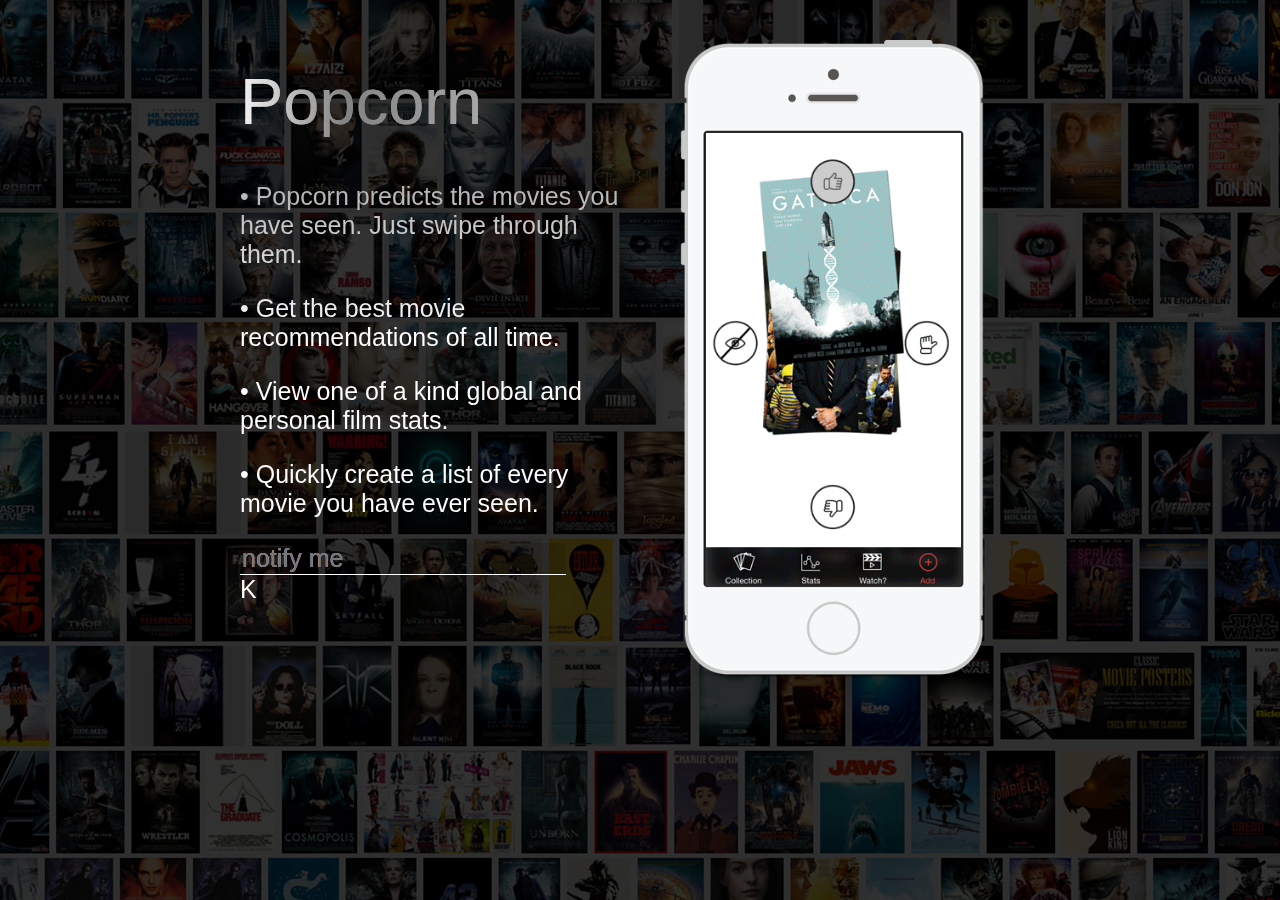
<file: movies/index.html>
<html>

	<head>
		<style>
			.phone{
				position:relative;
				display:inline-block;
				z-index:30;
				top:20px;
				width:400px;
			}
			.iphone{
				position:absolute;
				display:inline-block;
				z-index:1;
			}
			.ani{
				position:absolute;
				display:inline-block;
				z-index:2;
				top:93;
				left:66;
			}
			body{
				background:url('bg.jpg');
				margin:0pc;
				padding:0px;
				overflow:hidden;
				width:100%;
				height:100%;
				color:#f2f2f2;
				font-family: "Helvetica Neue Light", "Helvetica Neue", Helvetica, Arial, "Lucida Grande", sans-serif;
			}
			.overlay{
				background:#000;
				width:100%;
				height:100%;
				position:absolute;
				display:inline-block;
				z-index:1;
				opacity:0.6;
				top:0px;
				left:0px;
			}
			.shine
			{
			    background: #fff -webkit-gradient(linear, left top, right top, from(#f2f2f2), to(#f2f2f2), color-stop(0.2, #757575)) 0 0 no-repeat;
			    -webkit-background-size: 525px;
			    
			    color: rgba(255, 255, 255, 0.1);
			    -webkit-background-clip: text;
			    
			    -webkit-animation-name: shine;
			    -webkit-animation-duration: 10s;
			    -webkit-animation-iteration-count: infinite;
			}

			@-webkit-keyframes shine
			{
			    0%
			    {
			        background-position: top left -500px;
			    }
			    100%
			    {
			        background-position: top right -500px;
			    }
			}
			.shine2
			{
			    background: #fff -webkit-gradient(linear, left top, left bottom, from(#f2f2f2), to(#f2f2f2), color-stop(0.2, #757575)) 0 0 no-repeat;
			    -webkit-background-size: 525px 300px;
			    
			    color: rgba(255, 255, 255, 0.1);
			    -webkit-background-clip: text;
			    
			    -webkit-animation-name: shine2;
			    -webkit-animation-duration: 1s;
			    -webkit-animation-iteration-count: infinite;
			}

			@-webkit-keyframes shine2
			{
			    0%
			    {
			        background-position: top -500px left 0px;
			    }
			    100%
			    {
			        background-position: bottom 500px left 0px;
			    }
			}
			.text{
				display:inline-block;
				position:relative;
				float:left;
				max-width:400;
				font-weight:100;
				font-size:25px;

			}
			h1{
				font-weight:200;
				font-size:65px;
				opacity:1;
			}
			.content{
				position:relative;
				display:block;
				margin:0px auto;
				z-index:30;
				top:20px;
				width:800px;
			}
			p{
				
				font-weight:200;
			}
			input{
				background:rgba(0,0,0,0.1);
				border:0px solid #000;
				border-bottom:1px solid #fff;
				outline:none;
				font-size:25px;
				font-weight:100;
				color:#fff;
			}
			input[type=text]{
				font-weight:100;

			}
			.button2{
				display:inline-block;
				position:relative;
				color:#fff;
				padding:20px;
				background:#16b578;
			}
		</style>
	</head>

	<body>
		<div class="content">
		<div class="text shine2">
			<h1 class="shine">Popcorn</h1>
			<p>&#8226; Popcorn predicts the movies you have seen. Just swipe through them.</p>
			<p>&#8226; Get the best movie recommendations of all time.</p>
			<p>&#8226; View one of a kind global and personal film stats.</p>
			<p>&#8226; Quickly create a list of every movie you have ever seen.</p>
			<form>
				<input type="text" name="firstname" placeholder="notify me" />
				<div class-"button2">
					K
				</div>
			</form>
		</div>
		<div class="phone">
			<img src="ani.gif" class="ani" width="255px"/>
			<img src="iphone.png" class="iphone" width="400px"/>
		</div>
	</div>
		<div class="overlay">

		</div>

	</body>

</html>
</file>
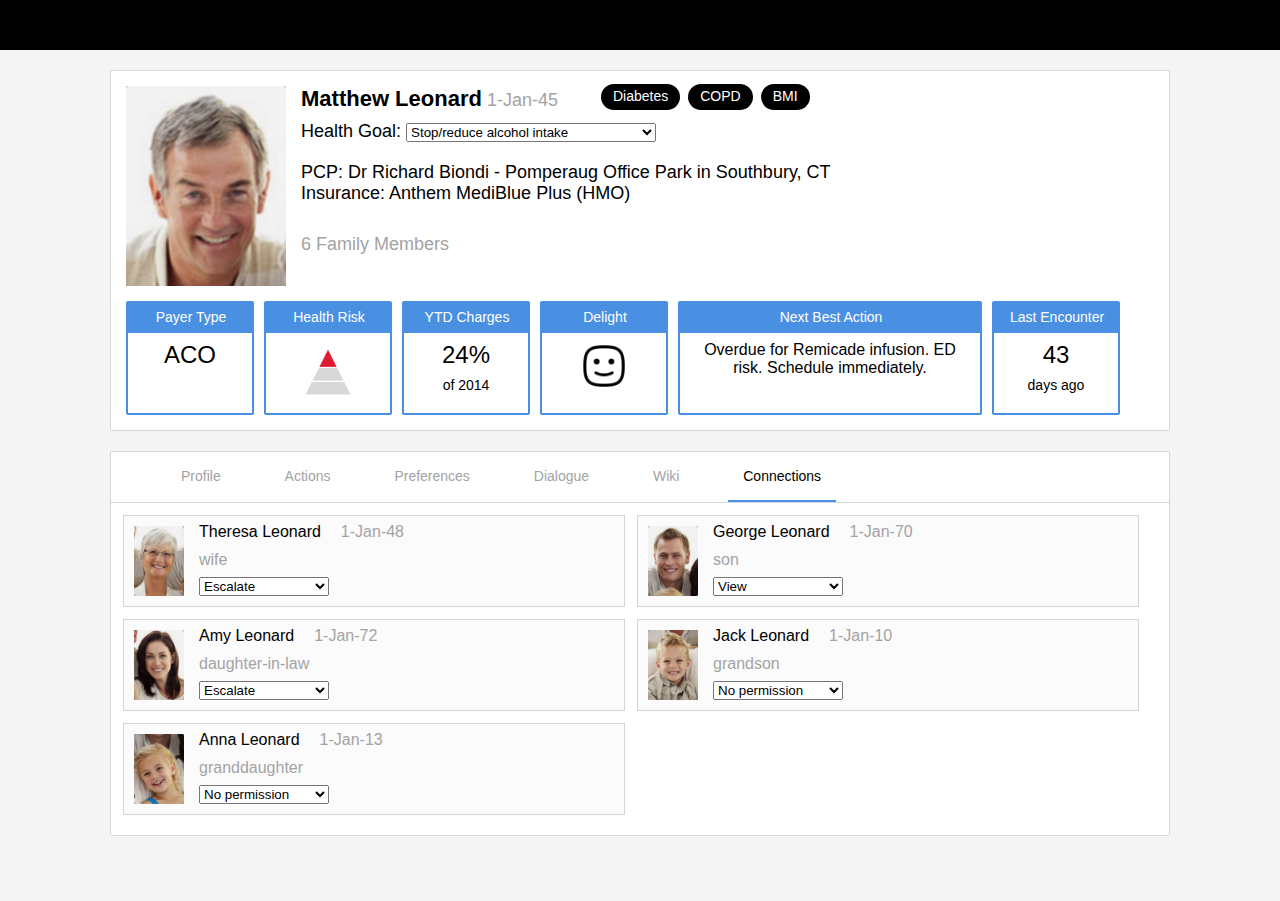
<file: patient/index.html>
<html>
<head>
	<meta charset="utf-8">
    <title>News</title>
    <meta name="viewport" content="width=device-width"/>
    <link rel="stylesheet" type="text/css" href="main-style.css">
	<script src="https://ajax.googleapis.com/ajax/libs/jquery/2.1.4/jquery.min.js"></script>

</head>

<body>
	
	<div id="create-modal" class="modal-container	hide-toggle">
		
		<div class="modal create">
			<div class="modal-title med">
				Create New Custom Field
			</div>
			<div class="permission-modal">
						<p>Set group permissions.</p>
						<div class="group">
							Lab Center
							<select>
								  <option value="none">Edit</option>
								  <option value="single">View</option>
								  <option value="multi">None</option>
							</select>
						</div>
						<div class="group">
							Lab Center
							<select>
								  <option value="none">Edit</option>
								  <option value="single">View</option>
								  <option value="multi">None</option>
							</select>
						</div>
						<div class="group">
							Lab Center
							<select>
								  <option value="none">Edit</option>
								  <option value="single">View</option>
								  <option value="multi">None</option>
							</select>
						</div>
						<div class="group">
							Lab Center
							<select>
								  <option value="none">Edit</option>
								  <option value="single">View</option>
								  <option value="multi">None</option>
							</select>
						</div>
						<div class="group">
							Lab Center
							<select>
								  <option value="none">Edit</option>
								  <option value="single">View</option>
								  <option value="multi">None</option>
							</select>
						</div>
						<div class="basic-button done-permissions">
							Done
						</div>
			</div>
			<div class="form">
				<div class="field-row">
					<div class="field-label">
						Type
					</div>
					<select>
					  <option value="none">Select Field Type</option>
					  <option value="single">Single Select</option>
					  <option value="multi">Multi Select</option>
					  <option value="date">Date</option>
					  <option value="num">Number</option>
					  <option value="phone">Phone</option>
					  <option value="address">Address</option>
					  <option value="text">Text Field</option>
					  <option value="box">Text Box (larger)</option>
					  <option value="user">User Picker</option>
					</select>
				</div>
				<div class="field-row">
					<div class="field-label">
						Name
					</div>
					<input type="text" name="name" placeholder="Field Name">
				</div>
				<div class="field-row">
					<div class="field-label">
						Description
					</div>
					<textarea class="text-area" rows="4" cols="50" placeholder="Field Description"></textarea>
				</div>
				<div class="field-row">
					<div class="field-label">
						Permissions
					</div>
					<div class="security-button">
						+ Add field level security
					</div>

				</div>
			</div>
			<div class="button-container">
				<p>
					This will add the field to all pages like this.
				</p>
				<div class="button cancel-button">
					Cancel
				</div>
				<div class="button save-new-button">
					Save & New
				</div>
				<div class="button save-button">
					Save
				</div>
			</div>

		</div>
		


	</div>
	<div class="header">

	</div>
	<div class="profile-area">
		<div class="pic">
		<img src="" />
		</div>
		<div class="info">
			<div id="name">
				Name
			</div>
			<div id="birth">
				5/7/1991
			</div>
			<div id="tags">
				<div class="tag">
				tag example
				</div>
				<div class="tag">
				tag2
				</div>
			</div>
			<div id="goal">
				Health goal:
			</div>
			<div id="location">
				Address of office and stuff
			</div>
			<div id="insurance">
				Aetna PPO
			</div>
			<div id="family">
			   6 Family Members
			</div>
		</div>
		<div class="kpi-area">
			<div class="kpi" id="insurance-type">
				<div class="kpi-title" >
					Payer Type
				</div>
				<div class="kpi-data">
					val
				</div>
			</div>
			<div class="kpi" id="risk">
				<div class="kpi-title">
					Health Risk
				</div>
				<div class="kpi-data">
					val
				</div>
			</div>
			<div class="kpi" id="charges">
				<div class="kpi-title">
					YTD Charges
				</div>
				<div class="kpi-data">
					val
				</div>
				<div class="label">
					of 2014
				</div>
			</div>
			<div class="kpi" id="delight">
				<div class="kpi-title">
					Delight
				</div>
				<div class="kpi-data">
					val
				</div>
				
			</div>
			<div class="kpi bigger-kpi" id="nba">
				<div class="kpi-title">
					Next Best Action
				</div>
				<div class="kpi-data">
					val
				</div>
			</div>
			<div class="kpi" id="last">
				<div class="kpi-title">
					Last Encounter
				</div>
				<div class="kpi-data">
					val
				</div>
				<div class="label">
					days ago
				</div>
			</div>
		</div>
	</div>
	
	<div class="tab-area">

		<ul class="main-tabs">
			<li>Profile</li>
			<li class="actions">Actions</li>
			<li>Preferences</li>
			<li>Dialogue</li>
			<li>Wiki</li>
			<li class="active">Connections</li>
		</ul>
		<div id="Actions" class="actions-area tab-content not-visible">
			<div class="table-row-headers">
				<div class="action-cell small-cell">Type
				</div>
				<div class="action-cell med-cell">Regarding
				</div>
				<div class="action-cell large-cell">
					Action Item
				</div>
				<div class="action-cell med-cell">
					Source
				</div>
				<div class="action-cell med-cell">
					Channels
				</div>
				<div class="action-cell med-cell">
					Due
				</div>
				<div class="action-cell med-cell">
					Progress
				</div>
				<div class="action-cell small-cell">
					Status
				</div>
			</div>
			<div class="rows">

			</div>
		</div>
		<div id="Connections" class="connections-area tab-content visible">
			<div class="section-header">
				Family
			</div>
			<div class="connection">
				<div class="pic">
				<img src="" />
				</div>
				<div class="info">
					<div class="name">
						Name
					</div>
					<div class="dob">
						10/21/16
					</div>
					<div class="general">
						General info
					</div>
				</div>
			</div>
			<div class="connection">
				<div class="pic">
				<img src="" />
				</div>
				<div class="info">
					<div class="name">
						Name
					</div>
					<div class="dob">
						10/21/16
					</div>
					<div class="general">
						General info
					</div>
				</div>
			</div>
		</div>
		

	</div>

</body>

</html>

<script>
var currentUser = 0

var people = [{"name":"Matthew Leonard","pic":"grandpa.png","dob":"1-Jan-45","location":"PCP: Dr Richard Biondi - Pomperaug Office Park in Southbury, CT","insurance":"Anthem MediBlue Plus (HMO)","family":"6 Family Members","insurance-type":"ACO","risk":3,"charges":"24%","delight":"good","nba":"action to take","last":43,"tags":"Diabetes,COPD,BMI", "connections":"Diabetes,COPD,BMI","connections":"1,wife,escalate.2,son,view.3,daughter-in-law,escalate.4,grandson,no permission.5,granddaughter,no permission","userID":0, "goal":2},

{"name":"Theresa Leonard","pic":"grandma.png","dob":"1-Jan-48","location":"PCP: Dr Victoria Costales - Primary Care of Naugatuck in Naugatuck, CT","insurance":"Anthem MediBlue Plus (HMO)","family":"6 Family Members","insurance-type":"ACO","risk":2,"charges":"59%","delight":"good","nba":"action to take","last":1,"tags":"Pre-D,Arthritis","connections":"0,husband,escalate.2,son,view.3,daughter-in-law,escalate.4,grandson,no permission.5,granddaughter,no permission","userID":1, "goal":4},

{"name":"George Leonard","pic":"dad.png","dob":"1-Jan-70","location":"PCP: Dr Elliot Mathias - Family Health Care in Shelton, CT","insurance":"HCT Preferred PPO (PPO)","family":"6 Family Members","insurance-type":"FFS","risk":3,"charges":"96%","delight":"med","nba":"action to take","last":1,"tags":"Diabetes,BMI","connections":"0,father,no permission.1,mother,no permission.3,wife,escalate.4,son,no permission.5,daughter,no permission","userID":2, "goal":3},

{"name":"Amy Leonard","pic":"mom.png","dob":"1-Jan-72","location":"PCP: Dr Elliot Mathias - Family Health Care in Shelton, CT","insurance":"HCT Preferred PPO (PPO)","family":"6 Family Members","insurance-type":"FFS","risk":1,"charges":"0%","delight":"med","nba":"action to take","last":224,"tags":"","connections":"0,father-in-law,no permission.1,mother-in-law,no permission.2,husband,escalate.4,son,no permission.5,daughter,no permission","userID":3, "goal":1},

{"name":"Jack Leonard","pic":"child1.png","dob":"1-Jan-10","location":"PCP: Dr Elliot Mathias - Family Health Care in Shelton, CT","insurance":"HCT Preferred PPO (PPO)","family":"6 Family Members","insurance-type":"FFS","risk":1,"charges":"6%","delight":"med","nba":"action to take","last":56,"tags":"Asthma","connections":"0,grandfather,no permission.1,grandmother,view.2,father,escalate.3,mother,escalate.5,sister,no permission","userID":4, "goal":3},

{"name":"Anna Leonard","pic":"child2.png","dob":"1-Jan-13","location":"PCP: Dr Elliot Mathias - Family Health Care in Shelton, CT","insurance":"HCT Preferred PPO (PPO)","family":"6 Family Members","insurance-type":"FFS","risk":1,"charges":"17%","delight":"med","nba":"action to take","last":365,"tags":"Overweight", "connections":"0,grandfather,no permission.1,grandmother,view.2,father,escalate.3,mother,escalate.4,brother,no permission","userID":5, "goal":3}]

var connections = [{"pic":"mom.png","name":"Bob Sagget","dob":"2/1/89","info":"Friend","perms":"No permissions","userID":0},{"pic":"grandpa.png","name":"Bob Sagget","dob":"2/1/89","info":"Father","perms":"read","userID":1}]

var actions0 = [{"type":"c","regarding":"","action":"Overdue for Remicade infusion. ED risk. Schedule immediately.","source":"EMR","channels":"All","due":"Past","progress":"3/15 Case Mgr discussion","status":-1},
{"type":"t","regarding":"Theresa - wife","action":"Recommend completion of advanced directive.","source":"Case Mgmt","channels":"PCP, Nurse, Face-to-face","due":"4/30/2016","progress":"3/15 Case Mgr discussion","status":-1},
	{"type":"c","regarding":"","action":"Complete annual fall screen. Last 04/15/2015. Schedule PCP visit.","source":"ACO claims","channels":"PCP","due":"4/15/2016","progress":"none","status":0}
	]

var actions = [{"type":"c","regarding":"","action":"Overdue for Remicade infusion. ED risk. Schedule immediately.","source":"EMR","channels":"All","due":"Past","progress":"3/15 Case Mgr discussion","status":0},

	{"type":"c","regarding":"","action":"Complete annual fall screen. Last 04/15/2015. Schedule PCP visit.","source":"ACO claims","channels":"PCP","due":"4/15/2016","progress":"none","status":0},

	{"type":"t","regarding":"Theresa - wife","action":"Recommend completion of advanced directive.","source":"Case Mgmt","channels":"PCP, Nurse, Face-to-face","due":"4/30/2016","progress":"3/15 Case Mgr discussion","status":-1}
	]

var actions1 = [{"type":"c","regarding":"Matthew - Husband","action":"Overdue for Remicade infusion. ED risk. Schedule immediately.","source":"EMR","channels":"All","due":"Past","progress":"3/15 Case Mgr discussion","status":0},

	{"type":"t","regarding":"","action":"Heart Wellness Clinic. Sign member of for HWC. Offer to pay for transportation.","source":"EMR","channels":"All","due":"Past","progress":"3/1 email. <br/> 3/9 email. <br/> 3/15 call.","status":0},

	{"type":"t","regarding":"","action":"Recommend completion of advanced directive.","source":"Case Mgmt","channels":"PCP, Nurse, Face-to-face","due":"4/30/2016","progress":"3/15 Case Mgr discussion","status":-1},

	{"type":"c","regarding":"","action":"Complete annual fall screen. Last 02/11/2015. Schedule PCP visit.","source":"ACO claims","channels":"PCP","due":"Past","progress":"none","status":0},

	{"type":"c","regarding":"","action":"Mammography overdue. Last on 2/11/14. Schdule immediately.","source":"EMR","channels":"All","due":"Past","progress":"none","status":0}]

	//george dad
	var actions2 = [{"type":"t","regarding":"Theresa - Mother","action":"Recommend completion of advanced directive.","source":"Case Mgmt","channels":"PCP, Nurse, Face-to-face","due":"4/30/2016","progress":"3/15 Case Mgr discussion","status":-1},

	{"type":"c","regarding":"","action":"Upcoming A1C lab test required. Last on 09/30/15. Schedule on next contact.","source":"EMR","channels":"All","due":"3/30/2016","progress":"none","status":0},

	{"type":"c","regarding":"","action":"Upcoming Retina exam required. Last on 4/02/2016. Schedule PCP visit.","source":"Claims data","channels":"All","due":"4/2/2016","progress":"none","status":0},

	{"type":"c","regarding":"","action":"Upcoming Foot exam required. Last on 4/02/2016. Schedule PCP visit.","source":"Claims data","channels":"All","due":"4/2/2016","progress":"none","status":0},

	{"type":"c","regarding":"","action":"Smoker. Lung screening candidate. Check for 30 pack-year history.","source":"Marketing","channels":"All","due":"5/31/2016","progress":"none","status":0},

	{"type":"t","regarding":"Anna - Daughter","action":"Juvenille Nutrition Program. Assess member fit for nutirition program to address weight.","source":"Marketing","channels":"PCP, Nurse","due":"5/31/2016","progress":"3/15 Email","status":-1},

	{"type":"t","regarding":"Anna - Daughter","action":"Get member signed up for patient portal.","source":"Marketing","channels":"All","due":"5/31/2016","progress":"3/15 Email","status":-1},

	{"type":"c","regarding":"Jack - Son","action":"Child wellness visit past due. Last 1/26/2016. Schedule immediately.","source":"EMR","channels":"All","due":"Past","progress":"1/15 Email","status":-1},

	{"type":"t","regarding":"Jack - Son","action":"Get member signed up for patient portal.","source":"Marketing","channels":"All","due":"5/31/2016","progress":"3/15 Email","status":-1}

	

	]

	var actions3 = [
	{"type":"c","regarding":"Matthew - father-in-law","action":"Overdue for Remicade infusion. ED risk. Schedule immediately.","source":"EMR","channels":"All","due":"Past","progress":"3/15 Case Mgr discussion","status":0},

	{"type":"t","regarding":"Theresa - mother-in-law","action":"Recommend completion of advanced directive.","source":"Case Mgmt","channels":"PCP, Nurse, Face-to-face","due":"4/30/2016","progress":"3/15 Case Mgr discussion","status":-1},

	{"type":"c","regarding":"","action":"Mammography overdue. Last on 12/21/12. Schdule immediately.","source":"EMR","channels":"All","due":"Past","progress":"none","status":0},

	{"type":"t","regarding":"","action":"Get member signed up for patient portal.","source":"Marketing","channels":"All","due":"5/31/2016","progress":"none","status":-1},

	{"type":"t","regarding":"Anna - Daughter","action":"Juvenille Nutrition Program. Assess member fit for nutirition program to address weight.","source":"Marketing","channels":"PCP, Nurse","due":"5/31/2016","progress":"3/15 Email","status":-1},

	{"type":"t","regarding":"Anna - Daughter","action":"Get member signed up for patient portal.","source":"Marketing","channels":"All","due":"5/31/2016","progress":"3/15 Email","status":-1},

	{"type":"c","regarding":"Jack - Son","action":"Child wellness visit past due. Last 1/26/2016. Schedule immediately.","source":"EMR","channels":"All","due":"Past","progress":"1/15 Email","status":-1},

	{"type":"t","regarding":"Jack - Son","action":"Get member signed up for patient portal.","source":"Marketing","channels":"All","due":"5/31/2016","progress":"3/15 Email","status":-1}

	]

	var actions4 = [{"type":"c","regarding":"","action":"Child wellness visit past due. Last 1/26/2016. Schedule immediately.","source":"EMR","channels":"All","due":"Past","progress":"1/15 Email","status":-1},

	{"type":"t","regarding":"","action":"Get member signed up for patient portal.","source":"Marketing","channels":"All","due":"5/31/2016","progress":"3/15 Email","status":-1}]

	var actions5 = [{"type":"t","regarding":"","action":"Juvenille Nutrition Program. Assess member fit for nutirition program to address weight.","source":"Marketing","channels":"PCP, Nurse","due":"5/31/2016","progress":"3/15 Email","status":-1},

	{"type":"t","regarding":"","action":"Get member signed up for patient portal.","source":"Marketing","channels":"All","due":"5/31/2016","progress":"3/15 Email","status":-1}]

	var editDropdown = "<select><option>Edit</option><option>View</option><option>Escalate</option><option>No permission</option></select>"
	var viewDropdown = "<select><option>View</option><option>Edit</option><option>Escalate</option><option>No permission</option></select>"
	var escalateDropdown = "<select><option>Escalate</option><option>Edit</option><option>View</option><option>No permission</option></select>"
	var noDropdown = "<select><option>No permission</option><option>Edit</option><option>View</option><option>Escalate</option></select>"

	var goals =""
	var smokeGoal = "<select><option>Stop/reduce tobacco</option><option>Increase activity</option><option>Improve diet</option><option>Stop/reduce alcohol intake</option><option>Reduce stress</option><option>Decrease fall risk</option><option>None</option></select>"
	
	var activityGoal = "<select><option>Increase activity</option><option>Stop/reduce tobacco</option><option>Improve diet</option><option>Stop/reduce alcohol intake</option><option>Reduce stress</option><option>Decrease fall risk</option><option>None</option></select>"
	var drinkGoal = "<select><option>Stop/reduce alcohol intake</option><option>Stop/reduce tobacco</option><option>Increase activity</option><option>Improve diet</option><option>Reduce stress</option><option>Decrease fall risk</option><option>None</option></select>"
	var dietGoal = "<select><option>Improve diet</option><option>Stop/reduce tobacco</option><option>Increase activity</option><option>Stop/reduce alcohol intake</option><option>Reduce stress</option><option>Decrease fall risk</option><option>None</option></select>"
	var fallGoal = "<select><option>Decrease fall risk</option><option>Stop/reduce tobacco</option><option>Increase activity</option><option>Improve diet</option><option>Stop/reduce alcohol intake</option><option>Reduce stress</option><option>None</option></select>"
	var stressGoal = "<select><option>Reduce stress</option><option>Stop/reduce tobacco</option><option>Increase activity</option><option>Improve diet</option><option>Stop/reduce alcohol intake</option><option>Decrease fall risk</option><option>None</option></select>"
	var noGoal = "<select><option>None</option><option>Stop/reduce tobacco</option><option>Increase activity</option><option>Improve diet</option><option>Stop/reduce alcohol intake</option><option>Reduce stress</option><option>Decrease fall risk</option></select>"

window.onload = function() {
	setData()
	addData()
	addActions()
}
function setData(){

	if(currentUser == 1){
		actions = actions1
	}
	else if(currentUser == 2){
		actions = actions2
	}
	else if(currentUser == 3){
		actions = actions3
	}
	else if(currentUser == 4){
		actions = actions4
	}
	else if(currentUser == 5){
		actions = actions5
	}
	else{
		actions = actions0
	}

	goals = noGoal

	if(people[currentUser]["goal"] == 0){
		goals = smokeGoal
	}
	else if(people[currentUser]["goal"] == 1){
		goals = activityGoal
	}
	else if(people[currentUser]["goal"] == 2){
		goals = drinkGoal
	}
	else if(people[currentUser]["goal"] == 3){
		goals = dietGoal
	}
	else if(people[currentUser]["goal"] == 4){
		goals = fallGoal
	}
	else if(people[currentUser]["goal"] == 5){
		goals = stressGoal
	}
}
function addData(){
	//add connections
	var str = ""
	//setData()
	var cons = people[currentUser]["connections"].split('.')
	
	for(var i = 0; i < cons.length;i++){
		var con = cons[i].split(',')
		var index = con[0]
		var dd = editDropdown
		if(con[2].indexOf("no") >= 0){
			dd = noDropdown
		}
		else if(con[2].indexOf("view") >= 0){
			dd = viewDropdown
		}
		else if(con[2].indexOf("escalate") >= 0){
			dd = escalateDropdown
		}
		var conHtml = "<div class='connection'> <div class='pic'>"
		conHtml += "<img src='assets/" + people[index]["pic"] + "'/></div>"		
		conHtml += "<div class='info'><div class='name' id='"+ people[index]["userID"] +"'>"	
		conHtml += 	people[index]["name"]	
		conHtml += 	"</div><div class='dob'>"		
		conHtml += 	people[index]["dob"]			
		conHtml += 	"</div><div class='general'>"				
		conHtml += 	con[1]		
		conHtml += 	"</div><div class='perms'>"
		conHtml +=  dd			
		conHtml += 	"</div></div></div>"	

		str += conHtml
	}

	var tags = people[currentUser]["tags"].split(',')
	var tagsHtml = ""
	if(tags[0].length > 2){
		for(var i = 0; i < tags.length;i++){
		tagsHtml += "<div class='tag'>"
		tagsHtml += tags[i] + "</div>"
		}
	}

	

	var riskImg = "<img width='66px' src='assets/"+people[currentUser]["risk"]+".png' />"
	var delImg = "<img width='50px' src='assets/"+people[currentUser]["delight"]+".png' />"
	$("#tags").html(tagsHtml)

	$("#Connections").html(str)
	$("#name").html(people[currentUser]["name"])
	$(".profile-area .pic").html("<img src='assets/" + people[currentUser]["pic"] + "'/>")
	$("#location").html(people[currentUser]["location"])
	$("#birth").html(people[currentUser]["dob"])
	$("#insurance").html("Insurance: "+people[currentUser]["insurance"])
	$("#family").html(people[currentUser]["family"])
	$("#insurance-type .kpi-data").html(people[currentUser]["insurance-type"])
	$("#risk .kpi-data").html(riskImg)
	$("#charges .kpi-data").html(people[currentUser]["charges"])
	$("#delight .kpi-data").html(delImg)
	$("#last .kpi-data").html(people[currentUser]["last"])
	$("#nba .kpi-data").html(actions[0]["regarding"]+ " " +actions[0]["action"])
	$("#goal").html("Health Goal: "+goals)

	var actionsStr = ""
	for(var i = 0; i < actions.length;i++){
		var statusNum = actions[i]['status']
		var stat = "open"
		if(statusNum == -1){
			stat = "escalate"
		}
		else if(statusNum == 1){
			stat = "closed"
		}

		var actionHtml =  "<div class='action-item'><div class='action-cell small-cell'>"
		actionHtml += "<img width='24px'  src='assets/" + actions[i]['type'] + ".png' /></div>"
		actionHtml += "<div class='action-cell med-cell'>"
		actionHtml += actions[i]['regarding'] + "</div>"
		actionHtml += "<div class='action-cell large-cell'>"
		actionHtml += actions[i]['action'] + "</div>"
		actionHtml += "<div class='action-cell med-cell'>"
		actionHtml += actions[i]['source'] + "</div>"
		actionHtml += "<div class='action-cell med-cell'>"
		actionHtml += actions[i]['channels'] + "</div>"		
		actionHtml += "<div class='action-cell med-cell'>"
		actionHtml += actions[i]['due'] + "</div>"
		actionHtml += "<div class='action-cell med-cell'>"
		actionHtml += actions[i]['progress'] + "</div>"	
		actionHtml += "<div class='action-cell small-cell'>"
		actionHtml += stat + "</div></div>"	
		console.log("actionHtml")
		actionsStr += actionHtml
	}

	$(".rows").html(actionsStr)
}

function addActions(){
	
	$(".main-tabs li").click(function(e){
		$(".main-tabs li").removeClass("active");
		$(event.target).addClass("active");
		$(".tab-content").removeClass('visible')
		$(".tab-content").removeClass('not-visible')
		$(".tab-content").addClass('not-visible')
		$("#"+$(event.target).text()).addClass('visible')
	})
	$(".connection .name").click(function(e){

		currentUser = $(event.target).attr("id")
		setData()
		console.log(currentUser)
		addData()
		addActions()
	})


}

</script>
</file>
<file: patient/main-style.css>
body,html {
   font-family: "Helvetica Neue Light", "Helvetica Neue", "HelveticaNeue-Light", Helvetica, Arial, "Lucida Grande", sans-serif; 
   font-weight: 400;
   padding:0px;
   margin:0px;
   font-size:14px;
   padding-bottom:30px;
   background:#F4F4F4;
}
/**/
.header{
	width:100%;
	background:#000;
	height:50px;
}
.action-cell{
	width:150px;
	display:inline-block;
	position:relative;
	padding:8px;
	float:left;
}
.actions-area{
	margin:10px;
}
.small-cell{
	width:40px;
}
.med-cell{
	width:100px;
}
.rows{
	width:100%;

}
.large-cell{
	width:230px;
}
.table-row-headers{
	border-bottom:2px solid #ccc;
	font-weight:500;
	display:inline-block;
	position:relative;
	width:100%;
}
.table-row-headers .action-cell{
	
}
.action-item{
	display:inline-block;
	border-bottom:1px solid #ccc;
	width:100%;
	position:relative;
}
.profile-area{
	margin:20px auto;
	display:block;
	position:relative;
	width:1028px;
	background:#fff;
	border:1px solid #D1D5DE;
	border-radius:2px;
	min-height:300px;
	overflow:hidden;
	padding:15px;
}
.kpi-area{
	margin-top:15px;
	display:block;
	float:left;
	width:100%;
}

.pic{
	width:160px;
	height:200px;
	background:#ccc;
	border-radius:2px;
	display:inline-block;
	position:relative;
	float:left;
	overflow:hidden;
}
.info{
	display:inline-block;
	position:relative;
	float:left;
	padding:0px 15px;
	font-size:18px;
	margin-bottom:-8px;
}
.kpi{
	border-radius:2px;
	border:2px solid #4A90E2;
	width:124px;
	display:inline-block;
	position:relative;
	height:110px;
	margin:0px 10px 0px 0px;
	float:left;
}
#nba .kpi-data{
	font-size:16px;
}
#Connections{
	padding-bottom:20px;
}
.connection{
	background:#FBFBFB;
	border-top:1px solid #D1D5DE;
	background:#FBFBFB;
	border:1px solid #D1D5DE;
	padding:10px;
	display:inline-block;
	position:relative;
	width:480px;
	margin:12px 0px 0px 12px;
	cursor:pointer;
}
.connection .pic{
	width:50px;
	height:70px;
}
.connection .info{
	font-size:16px;
	margin-top:-8px;
	margin-bottom:0px;
}
.general{
	margin-top:10px;
	color:#A3A3A3;
	pointer-events: none;
}
.perms{
	color:#A3A3A3;
	
}
.bigger-kpi{
	width:300px;
}
.pic img{
	width:100%;
	opacity:0.95;
	pointer-events: none;
}
.pic{
	background:#000;
	pointer-events: none;
}
#name{
	font-weight:600;
	display:inline-block;
	position:relative;
	font-size:22px;
	pointer-events: none;
}
#birth{
	display:inline-block;
	position:relative;
	color:#A3A3A3;
}
.dob{
	display:inline-block;
	position:relative;
	color:#A3A3A3;
	margin-left:20px;
	pointer-events: none;
}
select{
	margin-top:8px;
	width:130px;
}
.name{
	display:inline-block;
	position:relative;
	margin-top:5px;
	cursor:pointer;
	font-weight:500;
}
#family{
	margin-top:30px;
	color:#A3A3A3;
}
#location{
	margin-top:20px;
}
#tags{
	display:inline-block;
	position:relative;
	margin-left:30px;
	top:-5px;
}
.tag{
	font-size:14px;
	padding:4px 12px 6px 12px;
	border-radius:16px;
	color:#fff;
	background:#000;
	display:inline-block;
	position:relative;
	margin-left:8px;
}
.kpi-title{
	color:#fff;
	background:#4A90E2;
	padding:6px 6px 8px 8px;
	text-align:center;
}
.kpi-data{
	padding:8px;
	font-size:24px;
	text-align:center;
}
.big{
	font-size:20px;
}
.med{
	font-size:18px;
	font-weight:400;
}
.reg{
	font-size:14px;
}
.button{
	font-size:14px;
	display:inline-block;
	color:#4A90E2;
	font-weight:500;
	padding:7px 8px 8px 8px;
	 -webkit-transition: opacity 1s;
    transition: opacity 1s;
    opacity:1;
    cursor:pointer;
}
.drag-icon{
	height:18px;
	width:8px;
	background:#ccc;
	margin-left:-10px;
	top:12px;
	position:absolute;
}
.edit-icon{
	height:28px;
	width:28px;
	background:#fff;
	margin-left:10px;
	top:8px;
	position:relative;
	cursor: pointer;
}

.button2{
	background:#4A90E2;
	color:#fff;
	border-radius:4px;
}

.hidden{
	opacity:0;
	 -webkit-transition: opacity 1s;
    transition: opacity 1s;
}

.tab-area{
	margin:5px auto;
	display:block;
	position:relative;
	width:1058px;
	background:#fff;
	border:1px solid #D1D5DE;
	border-radius:2px;
	min-height:300px;
	overflow:hidden;
}
ul{
	list-style:none;
	color:#A3A3A3;
}
li{
	display:inline-block;
	position:relative;
}
.main-tabs{
	width:100%;
	height:auto;
	border-bottom:1px solid #D1D5DE;
	margin:0px;

}
.main-tabs li{
	width:auto;
	margin:0px 15px 0px 15px;
	padding:16px 15px 16px 15px;
	font-weight:500;
	cursor:pointer;
}
.main-tabs .active{
	color:#000;
	border-bottom:2px solid #4A90E2;
}

.tab-content{
	width:calc(100%-20px);
}

.sub-tabs{
	width:120px;
	height:100%;
	border-right:1px solid #D1D5DE;
	padding:0px;
	margin:0px;
	padding:20px 0px 20px 0px;
	display:inline-block;
	position:relative;
	float:left;
}
.sub-tabs li{
	display:block;
	padding:5px 20px 10px 20px;
	margin:10px 0px;
}

.sub-tabs .active{
	border-left:2px solid #4A90E2;
	color:#000;
}

.sub-tab-content{
	display:inline-block;
	position:relative;
	width:936px;
	float:left;
}
.sub-tab-content .section{
 	
}
.section-header{
	font-weight:500;
	border-bottom:1px solid #D1D5DE;
	padding:10px;

}
.section-header .button{
	float:right;
}
.sub-section{
	padding:20px;
}
.sub-section-header{
	border-bottom:1px solid #ccc;
	font-weight:500;
	padding:10px 0px;
	margin-bottom:10px;
}
.sub-section-header .button{
	float:right;
}

.data{
	margin:0px;
	padding:0px;
	color:#000;
}
.data li{
	margin:10px 0px;
	width:400px;
	display:inline-block;
}
.field-name{
	width:140px;
	overflow:hidden;
	display:inline-block;
	font-weight:500;
}
.profile{
	width:100%;
	height:450px;
	overflow:hidden;
	text-align:center;
}


/* CREATE MODAL */
.modal-container{
	background:rgba(2,2,2,0.9);
	width:100%;
	position:fixed;
	top:0px;
	left:0px;

	z-index:100;
	height:0;
	overflow:hidden;
	opacity:0;
	 -webkit-transition: opacity 0.6s;
    transition: opacity 0.6s;

}
.modal-visible{
	height:100%;
	opacity:1;
	 -webkit-transition: opacity 0.6s;
    transition: opacity 0.6s;
}
.not-visible{
	display:none;
}
.visible{
	display:inline-block;
}
.modal{
	background:#fff;
	width:500px;
	position:relative;
	display:block;
	margin:100px auto;
	border-radius:2px;
	padding:20px;
}
.button-container{
	margin:20px 0px 0px 20px;
	text-align:right;
	cursor:pointer;
	display:block;
	position:relative;
}
.button-container p{
	color:#F5A623;
	font-size:12px;
	display:block;
	text-align:right;
}
.modal .button{
	padding:10px 17px 12px 17px;
	border-radius:4px;
	font-weight:400;
	margin-left:4px;
}
.cancel-button{
	border:2px solid #ccc;
	color:#ccc;

	
}
.save-new-button{
	background:#5DC481;
	color:#fff;
	border:2px solid #5DC481;
}
.save-button{
	background:#4A90E2;
	color:#fff;
	border:2px solid #4A90E2;
}
.modal-title{
	margin-top:-50px;
	left:-20;
	color:#fff;
	position:relative;
	display:inline-block;
	font-weight:500;
}

.field-label{
	display:inline-block;
	position:relative;
	width:110px;
	font-size:14px;
	font-weight:500;
	float:left;
}
input, .text-area {
	font-size:12px;
	border:1px solid #A3A3A3;
	border-radius:2px;
	background:#F6F8F9;
	padding:6px;
	width:385px;
	position:relative;

	}
.field-row{
	width:100%;
	margin:0px 0px 20px 0px;
}
select option{
	font-size:15px;
}
select{

}
.input-label{

}
.label{
	font-size:14px;
	text-align:center;
	display:inline-block;
	position:relative;
	width:100%;
}
.permission-modal{
	padding:20px;
	border-radius:2px;
	position:absolute;
	right:-320px;
	top:0px;
	width:270px;
	background:#fff;
	display:block;
	opacity:0;
	 -webkit-transition: opacity 0.6s;
    transition: opacity 0.6s;
}
.group{
	width:100%;
	display:block;
	position:relative;
	margin:0px 0px 15px 0px;
}
.on{
	opacity:1;
	 -webkit-transition: opacity 0.6s;
    transition: opacity 0.6s;
}
.security-button{
	font-size:14px;
	display:inline-block;
	color:#4A90E2;
	font-weight:500;
	 -webkit-transition: opacity 1s;
    transition: opacity 1s;
    opacity:1;
	cursor:pointer;
}
.basic-button{
	font-size:14px;
	display:inline-block;
	color:#4A90E2;
	font-weight:500;
	 -webkit-transition: opacity 1s;
    transition: opacity 1s;
    opacity:1;
    cursor:pointer;
}
.permission-modal select{
	float:right;
	width:60px;
	z-index:150;
}
.permission-modal p{
	font-size:12px;
	color:#A3A3A3;
}
#goal select{
	width:250px;
}
</file>
